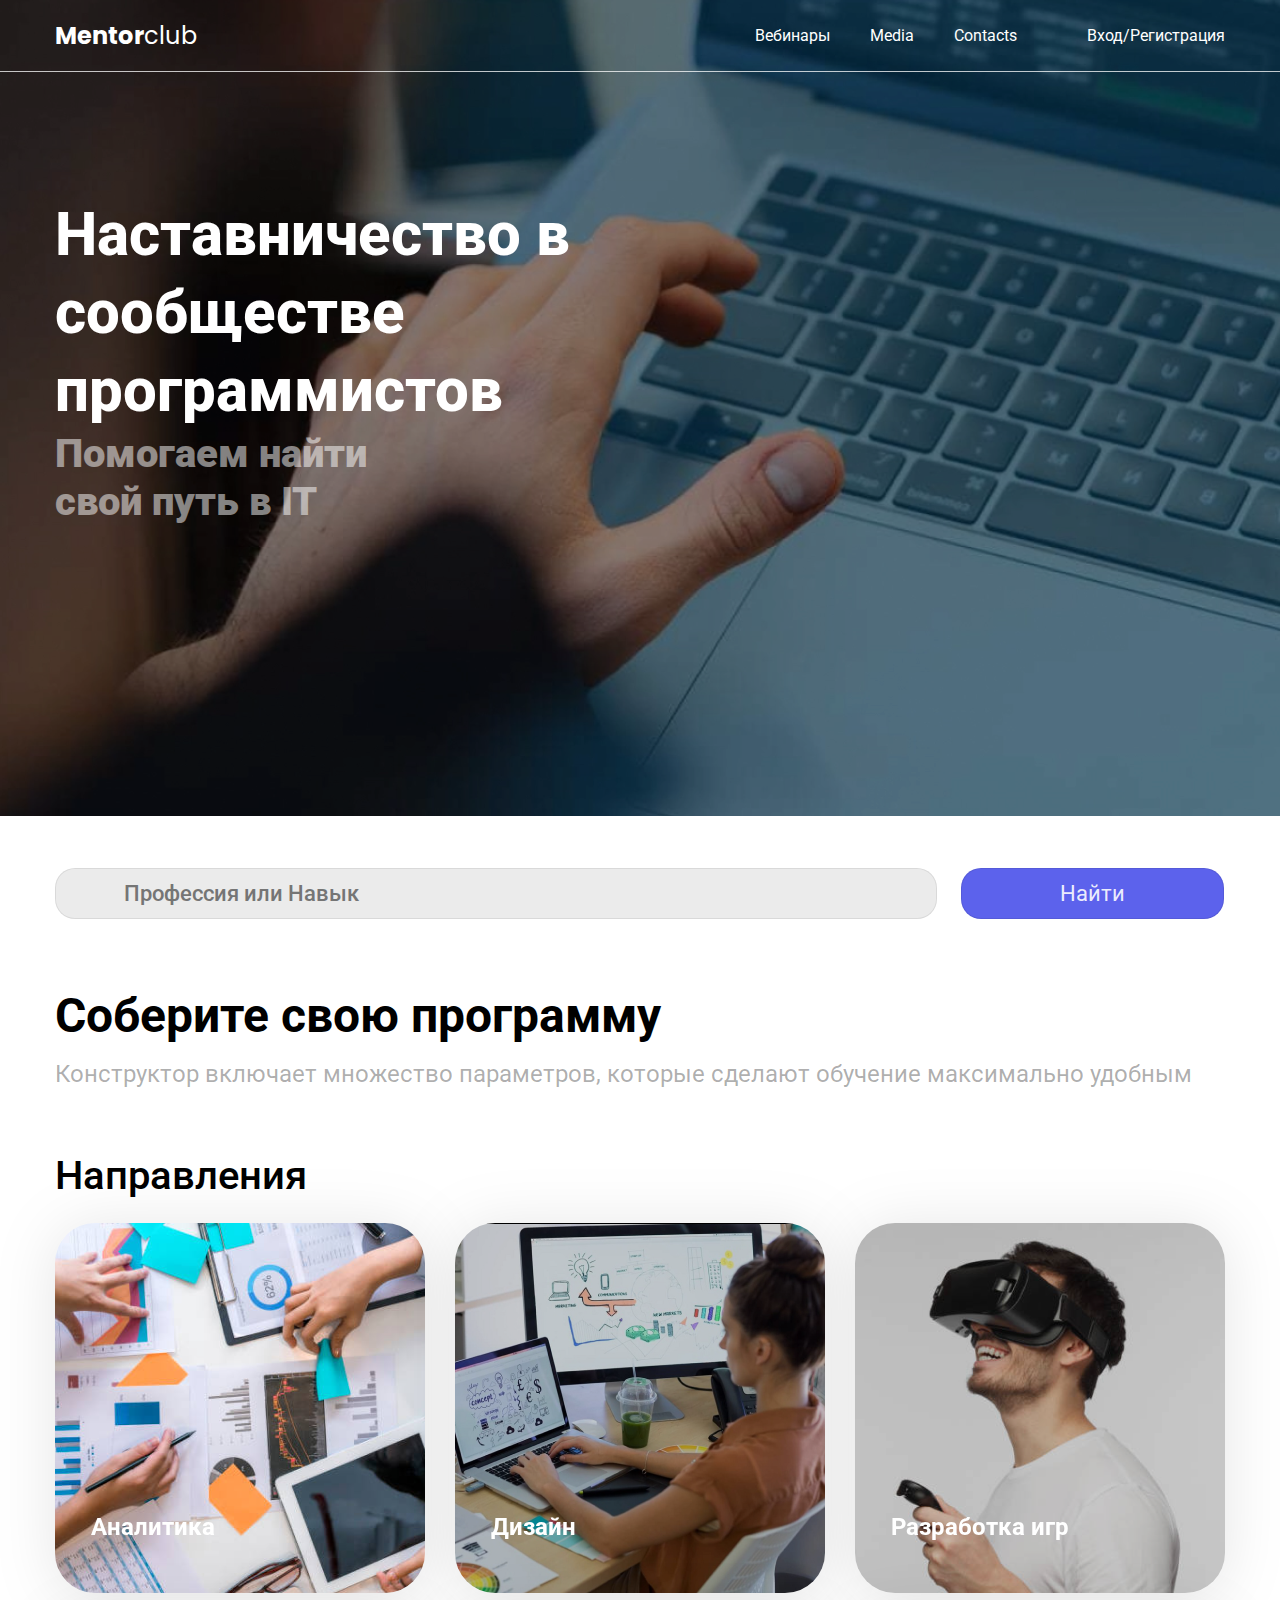
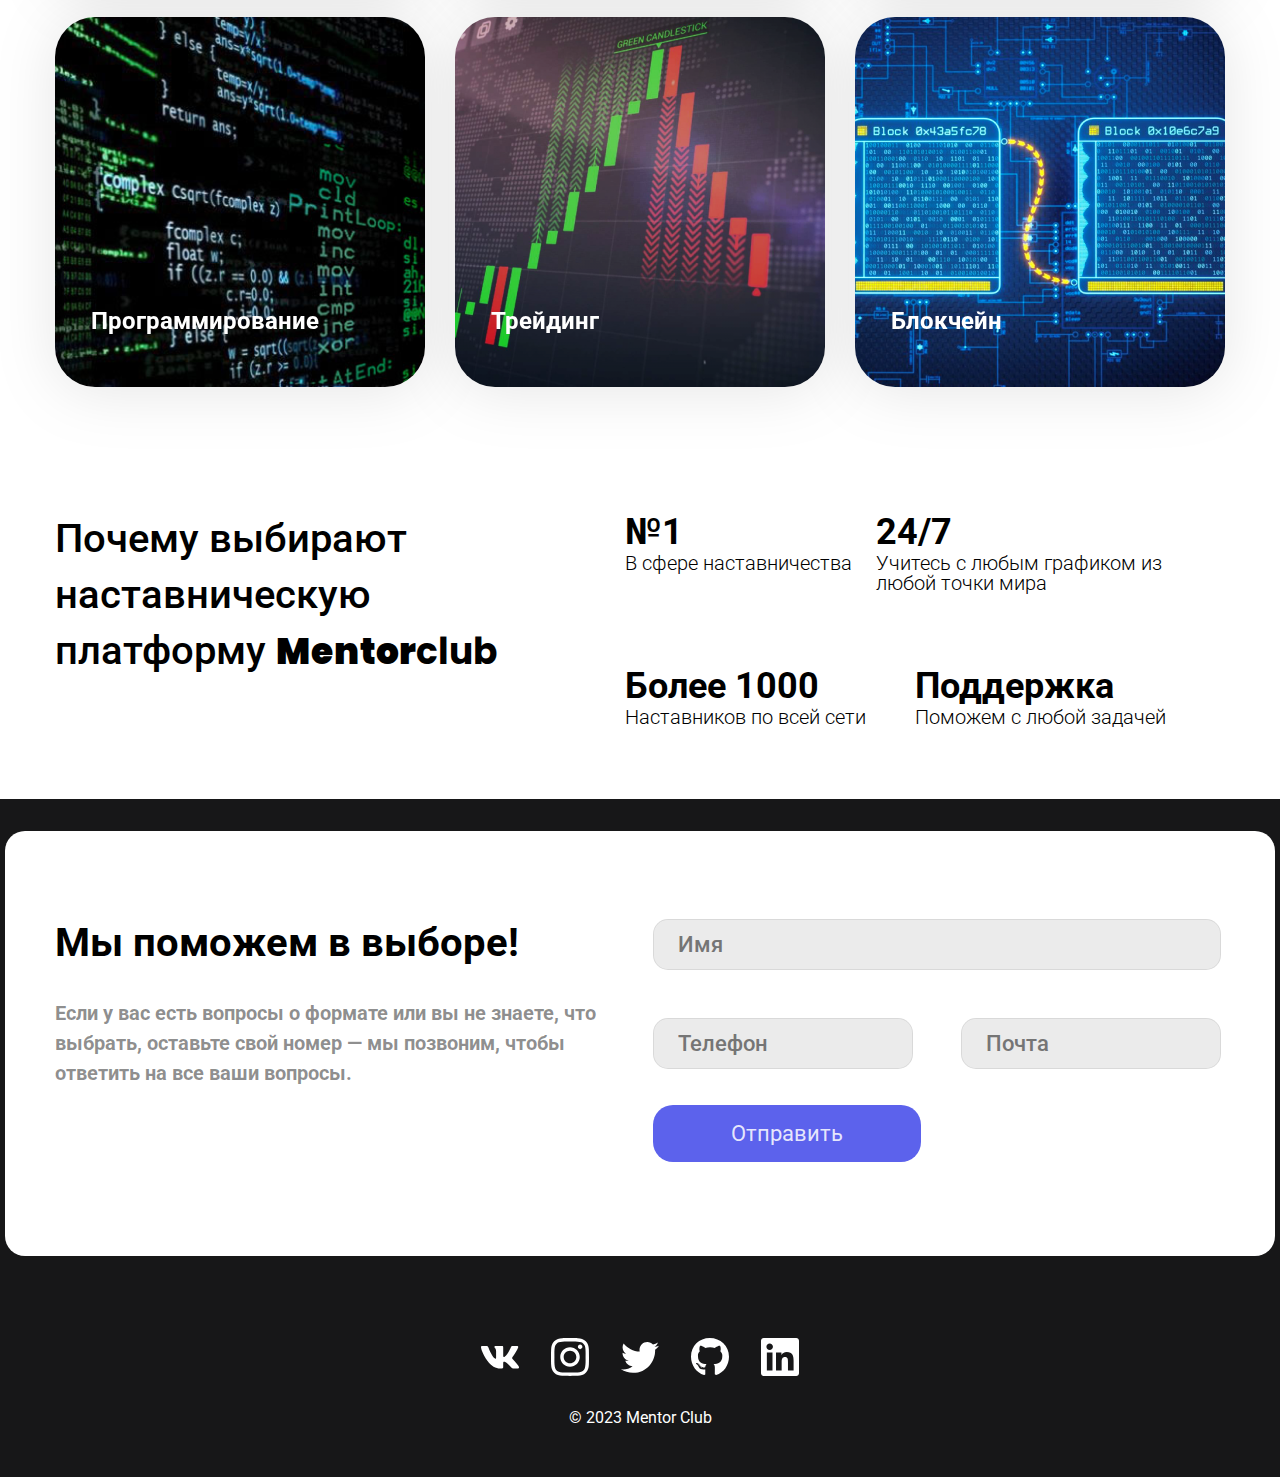
<file: index.html>
<!DOCTYPE html>
<html lang="en">
<head>
    <meta charset="UTF-8">
    <meta http-equiv="X-UA-Compatible" content="IE=edge">
    <meta name="viewport" content="width=device-width, initial-scale=1.0">

    <link rel="preconnect" href="https://fonts.googleapis.com">
    <link rel="preconnect" href="https://fonts.gstatic.com" crossorigin>
    <link href="https://fonts.googleapis.com/css2?family=Roboto:wght@100;300;400;500;700;900&display=swap" rel="stylesheet">
    <link rel="preconnect" href="https://fonts.googleapis.com">
    <link rel="preconnect" href="https://fonts.gstatic.com" crossorigin>
    <link href="https://fonts.googleapis.com/css2?family=Poppins:wght@300;400;500;600;700;800;900&display=swap" rel="stylesheet">

    <link rel="stylesheet" href="./css/styleclear.css">
    <link rel="stylesheet" href="./css/main.css">
    <title>Mentor club</title>
    
</head>
<body>
    <header class="header">
        <div class="navigation">
            <div class="container space-between box-cont">
                <div class="logo"><b>Mentor</b>club</div>
                <nav class="nav">
                    <ul class="flex">
                        <li><a>Вебинары</a></li>
                        <li><a>Media</a></li>
                        <li><a>Contacts</a></li>
                        <li><a>Вход/Регистрация</a></li>
                    </ul>
                </nav>
            </div>
        </div>
        <div class="nav-info">
            <div class="container">
                <h1>Наставничество в сообществе программистов</h1>
                <h2>Помогаем найти свой путь в IT</h2>
            </div>
        </div>
    </header>

    <section>
        <div class="container">
            <div class="form-box flex">
                <div class="input-form"><input type="text" name="login" placeholder="Профессия или Навык" maxlength="30"></div>
                <a class="button-input" href="#">Найти</a>
            </div>
        </div>
    </section>

    <section>
        <div class="container">
            <div class="about-course">
                <p>Соберите свою программу</p>
                <p>Конструктор включает множество параметров, которые сделают обучение максимально удобным</p>
            </div>
            <div class="course">
                <p>Направления</p>
                <div class="block-img-1">
                    <a class="card-1 card-course"><p>Аналитика</p></a>
                    <a class="card-2 card-course"><p>Дизайн</p></a>
                    <a class="card-3 card-course"><p>Разработка игр</p></a>
                </div>
                <div class="block-img-2">
                    <a class="card-4 card-course"><p>Программирование</p></a>
                    <a class="card-5 card-course"><p>Трейдинг</p></a>
                    <a class="card-6 card-course"><p>Блокчейн</p></a>
                </div>
            </div>
        </div>
    </section>

    <section>
        <div class="container info-why">
            <div class="why-info">Почему выбирают наставническую платформу <span><b>Mentor</b>club</span></div>
            <div class="why-parametrs">
                <div class="first-block">
                    <div>
                        <span>№1</span>
                        <p>В сфере наставничества</p>
                    </div>
                    <div>
                        <span>24/7</span>
                        <p>Учитесь с любым графиком из любой точки мира</p>
                    </div>
                </div>
                <div class="second-block">
                    <div>
                        <span>Более 1000</span>
                        <p>Наставников по всей сети</p>
                    </div>
                    <div >
                        <span>Поддержка</span>
                        <p>Поможем с любой задачей</p>
                    </div>

                </div>
            </div>
        </div>
    </section>

    <section class="color-black">
        <div class="block-conty">
            <div class="iii">
                <div class="container cas-form">
                    <div class="info-form">
                        <p>Мы поможем в выборе!</p>
                        <p>
                            Если у вас есть вопросы о формате или вы не 
                            знаете, что выбрать, оставьте свой номер — мы позвоним, 
                            чтобы ответить на все ваши вопросы.
                        </p>
                    </div>
                    <div class="input-form-ci">
                        <input type="text" name="login" placeholder="Имя" maxlength="30" size="60">
                        <div class="flex">
                            <input type="text" name="login" placeholder="Телефон" maxlength="30" size="60">
                            <input type="text" name="login" placeholder="Почта" maxlength="30" size="60">
                        </div>

                        <a>Отправить</a>
                            
                        </div>
                    </div>
                </div>
            </div>
        </div>
    </section>

    <footer>
        <div class="footer-auto">
            <div class="icons">
                <a><img src="./img/imgmain/vk.svg" alt="vk.com"></a>
                <a><img src="./img/imgmain/instagram.svg" alt="vk.com"></a>
                <a><img src="./img/imgmain/twitter.svg" alt="vk.com"></a>
                <a><img src="./img/imgmain/gitHub.svg" alt="vk.com"></a>
                <a><img src="./img/imgmain/linkedIn.svg" alt="vk.com"></a>
            </div>
            <a class="copyright">© 2023 Mentor Club</a>
        </div>
    </footer>
</body>
</html>
</file>
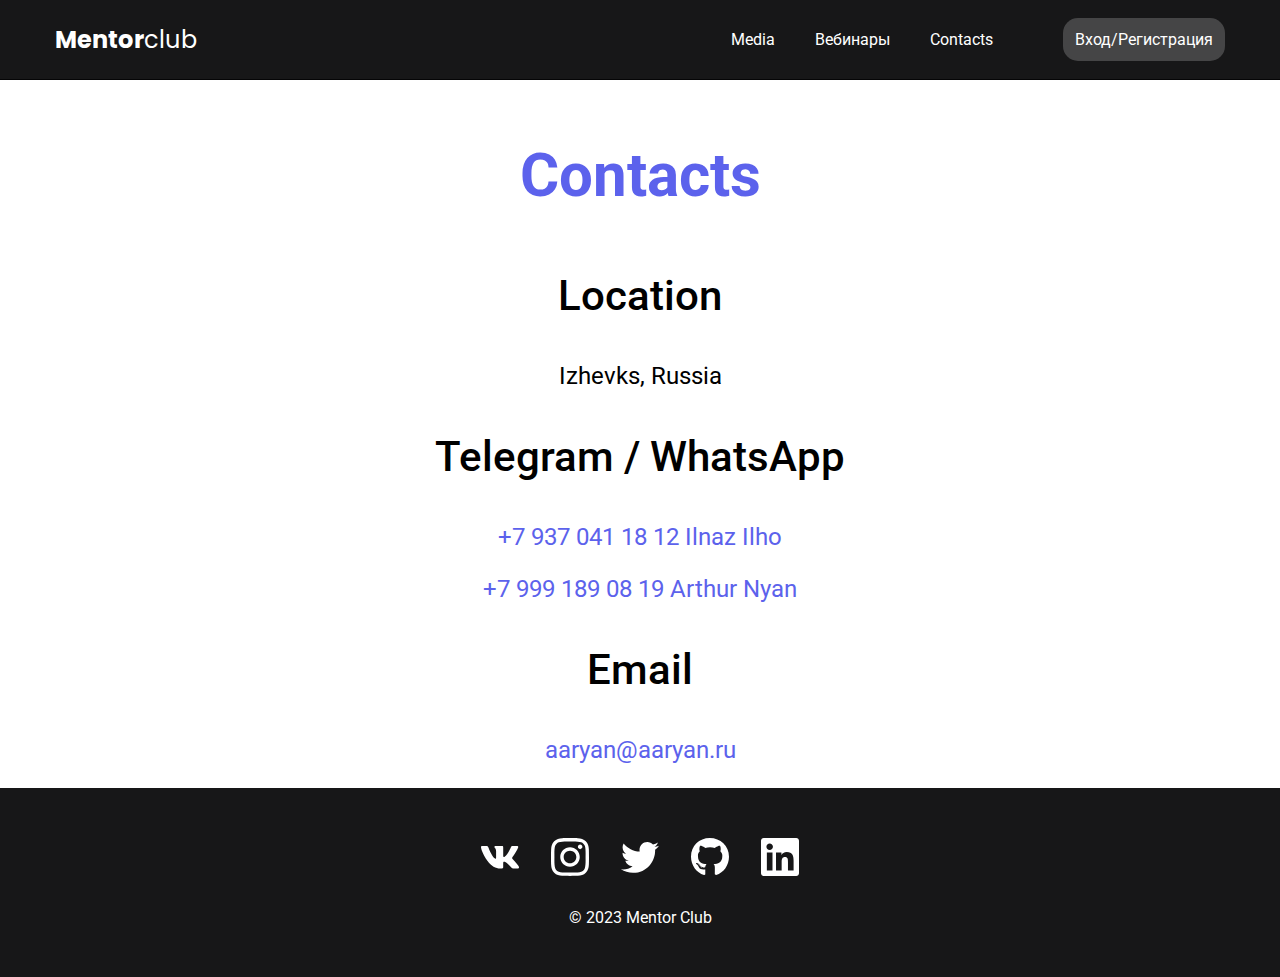
<file: contacts.html>
<!DOCTYPE html>
<html lang="en">
<head>
    <meta charset="UTF-8">
    <meta http-equiv="X-UA-Compatible" content="IE=edge">
    <meta name="viewport" content="width=device-width, initial-scale=1.0">

    <link rel="preconnect" href="https://fonts.googleapis.com">
    <link rel="preconnect" href="https://fonts.gstatic.com" crossorigin>
    <link href="https://fonts.googleapis.com/css2?family=Roboto:wght@100;300;400;500;700;900&display=swap" rel="stylesheet">
    <link rel="preconnect" href="https://fonts.googleapis.com">
    <link rel="preconnect" href="https://fonts.gstatic.com" crossorigin>
    <link href="https://fonts.googleapis.com/css2?family=Poppins:wght@300;400;500;600;700;800;900&display=swap" rel="stylesheet">
    <link rel="shortcut icon" href="./img/imgmain/favicon2.png" type="image/x-icon">
    <link rel="stylesheet" href="./css/styleclear.css">
    <link rel="stylesheet" href="./css/contacts.css">
    <title>Mentor club</title>
</head>
<body>
    <header class="header">
        <div class="navigation">
            <div class="container space-between box-cont">
                <a href="media.html" class="logo"><b>Mentor</b>club</a>
                <nav class="nav">
                    <ul class="flex">
                        <li><a href="media.html">Media</a></li>
                        <li><a href="webinar.html">Вебинары</a></li>
                        <li><a href="contacts.html">Contacts</a></li>
                        <li><button class="button-nav">Вход/Регистрация</button></li>
                    </ul>
                </nav>
            </div>
        </div>
    </header>

    <section>
        <div class="container">
            <p class="black-title-cl-60">Contacts</p>
            <p class="black-title-42">Location</p>
            <p class="light-text-24">Izhevks, Russia</p>
            <p class="black-title-42">Telegram / WhatsApp</p>
            <p class="light-text-24"><a href="tel:+79370411812" class="indigo">+7 937 041 18 12  Ilnaz Ilho</a></p>
            <p class="light-text-24"><a href="tel:+79991890819" class="indigo">+7 999 189 08 19  Arthur Nyan</a></p>
            <p class="black-title-42">Email</p>
            <p class="light-text-24"><a href="mailto:aaryan@aaryan.ru" class="indigo">aaryan@aaryan.ru</a></p>
        </div>
    </section>

    <footer>
        <div class="footer-auto">
            <div class="icons">
                <a><img src="./img/imgmain/vk.svg" alt="vk.com"></a>
                <a><img src="./img/imgmain/instagram.svg" alt="vk.com"></a>
                <a><img src="./img/imgmain/twitter.svg" alt="vk.com"></a>
                <a><img src="./img/imgmain/gitHub.svg" alt="vk.com"></a>
                <a><img src="./img/imgmain/linkedIn.svg" alt="vk.com"></a>
            </div>
            <a class="copyright">© 2023 Mentor Club</a>
        </div>
    </footer>
</body>
</html>
</file>
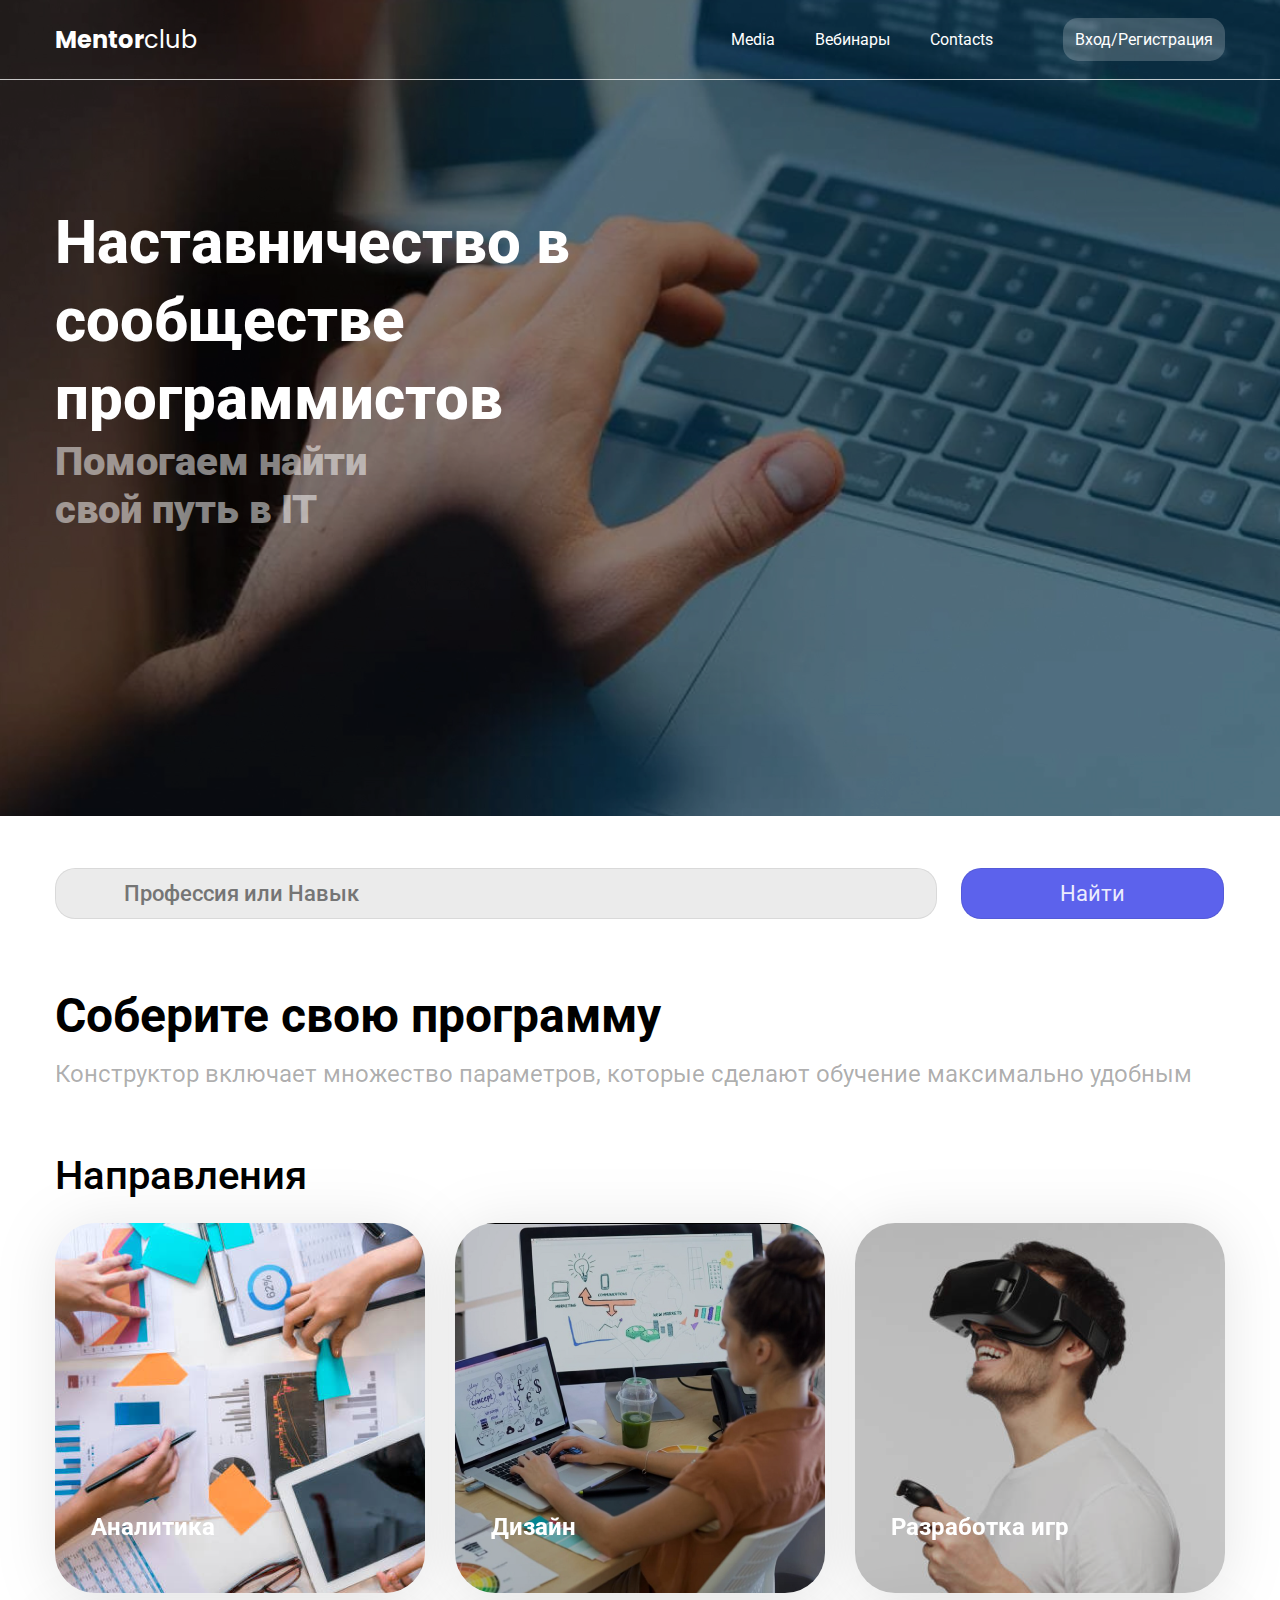
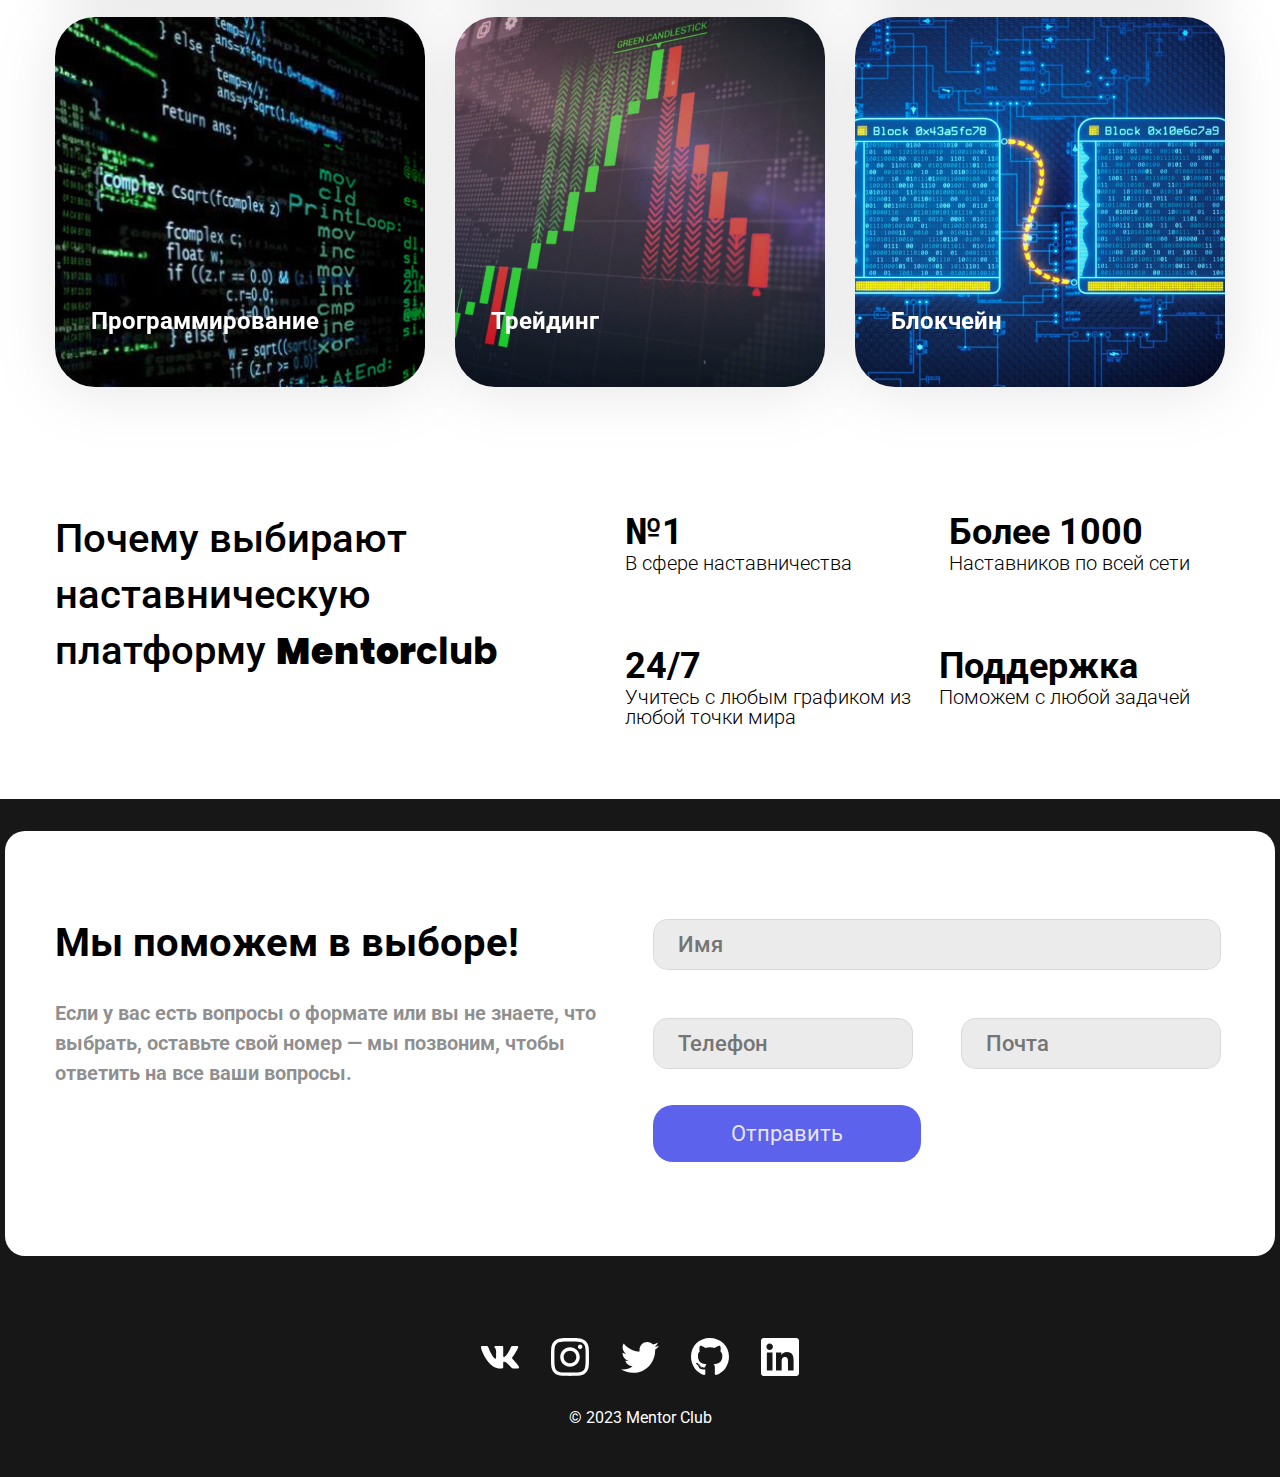
<file: media.html>
<!DOCTYPE html>
<html lang="en">
<head>
    <meta charset="UTF-8">
    <meta http-equiv="X-UA-Compatible" content="IE=edge">
    <meta name="viewport" content="width=device-width, initial-scale=1.0">

    <link rel="preconnect" href="https://fonts.googleapis.com">
    <link rel="preconnect" href="https://fonts.gstatic.com" crossorigin>
    <link href="https://fonts.googleapis.com/css2?family=Roboto:wght@100;300;400;500;700;900&display=swap" rel="stylesheet">
    <link rel="preconnect" href="https://fonts.googleapis.com">
    <link rel="preconnect" href="https://fonts.gstatic.com" crossorigin>
    <link href="https://fonts.googleapis.com/css2?family=Poppins:wght@300;400;500;600;700;800;900&display=swap" rel="stylesheet">
    <link rel="shortcut icon" href="./img/imgmain/favicon2.png" type="image/x-icon">
    <link rel="stylesheet" href="./css/styleclear.css">
    <link rel="stylesheet" href="./css/main.css">
    <title>Mentor club</title>
    
</head>
<body>
    <header class="header">
        <div class="navigation">
            <div class="container space-between box-cont">
                <a class="logo" href="media.html"><b>Mentor</b>club</a>
                <nav class="nav">
                    <ul class="flex">
                        <li><a href="media.html">Media</a></li>
                        <li><a href="webinar.html">Вебинары</a></li>
                        <li><a href="contacts.html">Contacts</a></li>
                        <li><button class="button-nav">Вход/Регистрация</button></li>
                    </ul>
                </nav>
            </div>
        </div>
        <div class="nav-info">
            <div class="container">
                <h1>Наставничество в сообществе программистов</h1>
                <h2>Помогаем найти свой путь в IT</h2>
            </div>
        </div>
    </header>

    <section>
        <div class="container">
            <div class="form-box flex">
                <div class="input-form"><input type="text" name="login" placeholder="Профессия или Навык" maxlength="30"></div>
                <a class="button-input" href="#">Найти</a>
            </div>
        </div>
    </section>

    <section>
        <div class="container">
            <div class="about-course">
                <p>Соберите свою программу</p>
                <p>Конструктор включает множество параметров, которые сделают обучение максимально удобным</p>
            </div>
            <div class="course">
                <p>Направления</p>
                <div class="block-img-1">
                    <a class="card-1 card-course"><p>Аналитика</p></a>
                    <a class="card-2 card-course"><p>Дизайн</p></a>
                    <a class="card-3 card-course"><p>Разработка игр</p></a>
                </div>
                <div class="block-img-2">
                    <a class="card-4 card-course"><p>Программирование</p></a>
                    <a class="card-5 card-course"><p>Трейдинг</p></a>
                    <a class="card-6 card-course"><p>Блокчейн</p></a>
                </div>
            </div>
        </div>
    </section>

    <section>
        <div class="container info-why">
            <div class="why-info">Почему выбирают наставническую платформу <span><b>Mentor</b>club</span></div>
            <div class="why-parametrs">
                <div class="first-block">
                    <div>
                        <span>№1</span>
                        <p>В сфере наставничества</p>
                    </div>
                    <div>
                        <span>Более 1000</span>
                        <p>Наставников по всей сети</p>
                    </div>
                </div>
                <div class="second-block">
                    <div>
                        <span>24/7</span>
                        <p>Учитесь с любым графиком из любой точки мира</p>
                    </div>
                    <div >
                        <span>Поддержка</span>
                        <p>Поможем с любой задачей</p>
                    </div>

                </div>
            </div>
        </div>
    </section>

    <section class="color-black">
        <div class="block-conty">
            <div class="iii">
                <div class="container cas-form">
                    <div class="info-form">
                        <p>Мы поможем в выборе!</p>
                        <p>
                            Если у вас есть вопросы о формате или вы не 
                            знаете, что выбрать, оставьте свой номер — мы позвоним, 
                            чтобы ответить на все ваши вопросы.
                        </p>
                    </div>
                    <div class="input-form-ci">
                        <input type="text" name="login" placeholder="Имя" maxlength="30" size="60">
                        <div class="flex">
                            <input type="text" name="login" placeholder="Телефон" maxlength="30" size="60">
                            <input type="text" name="login" placeholder="Почта" maxlength="30" size="60">
                        </div>

                        <a>Отправить</a>
                            
                        </div>
                    </div>
                </div>
            </div>
        </div>
    </section>

    <footer>
        <div class="footer-auto">
            <div class="icons">
                <a><img src="./img/imgmain/vk.svg" alt="vk.com"></a>
                <a><img src="./img/imgmain/instagram.svg" alt="vk.com"></a>
                <a><img src="./img/imgmain/twitter.svg" alt="vk.com"></a>
                <a><img src="./img/imgmain/gitHub.svg" alt="vk.com"></a>
                <a><img src="./img/imgmain/linkedIn.svg" alt="vk.com"></a>
            </div>
            <a class="copyright">© 2023 Mentor Club</a>
        </div>
    </footer>
</body>
</html>
</file>
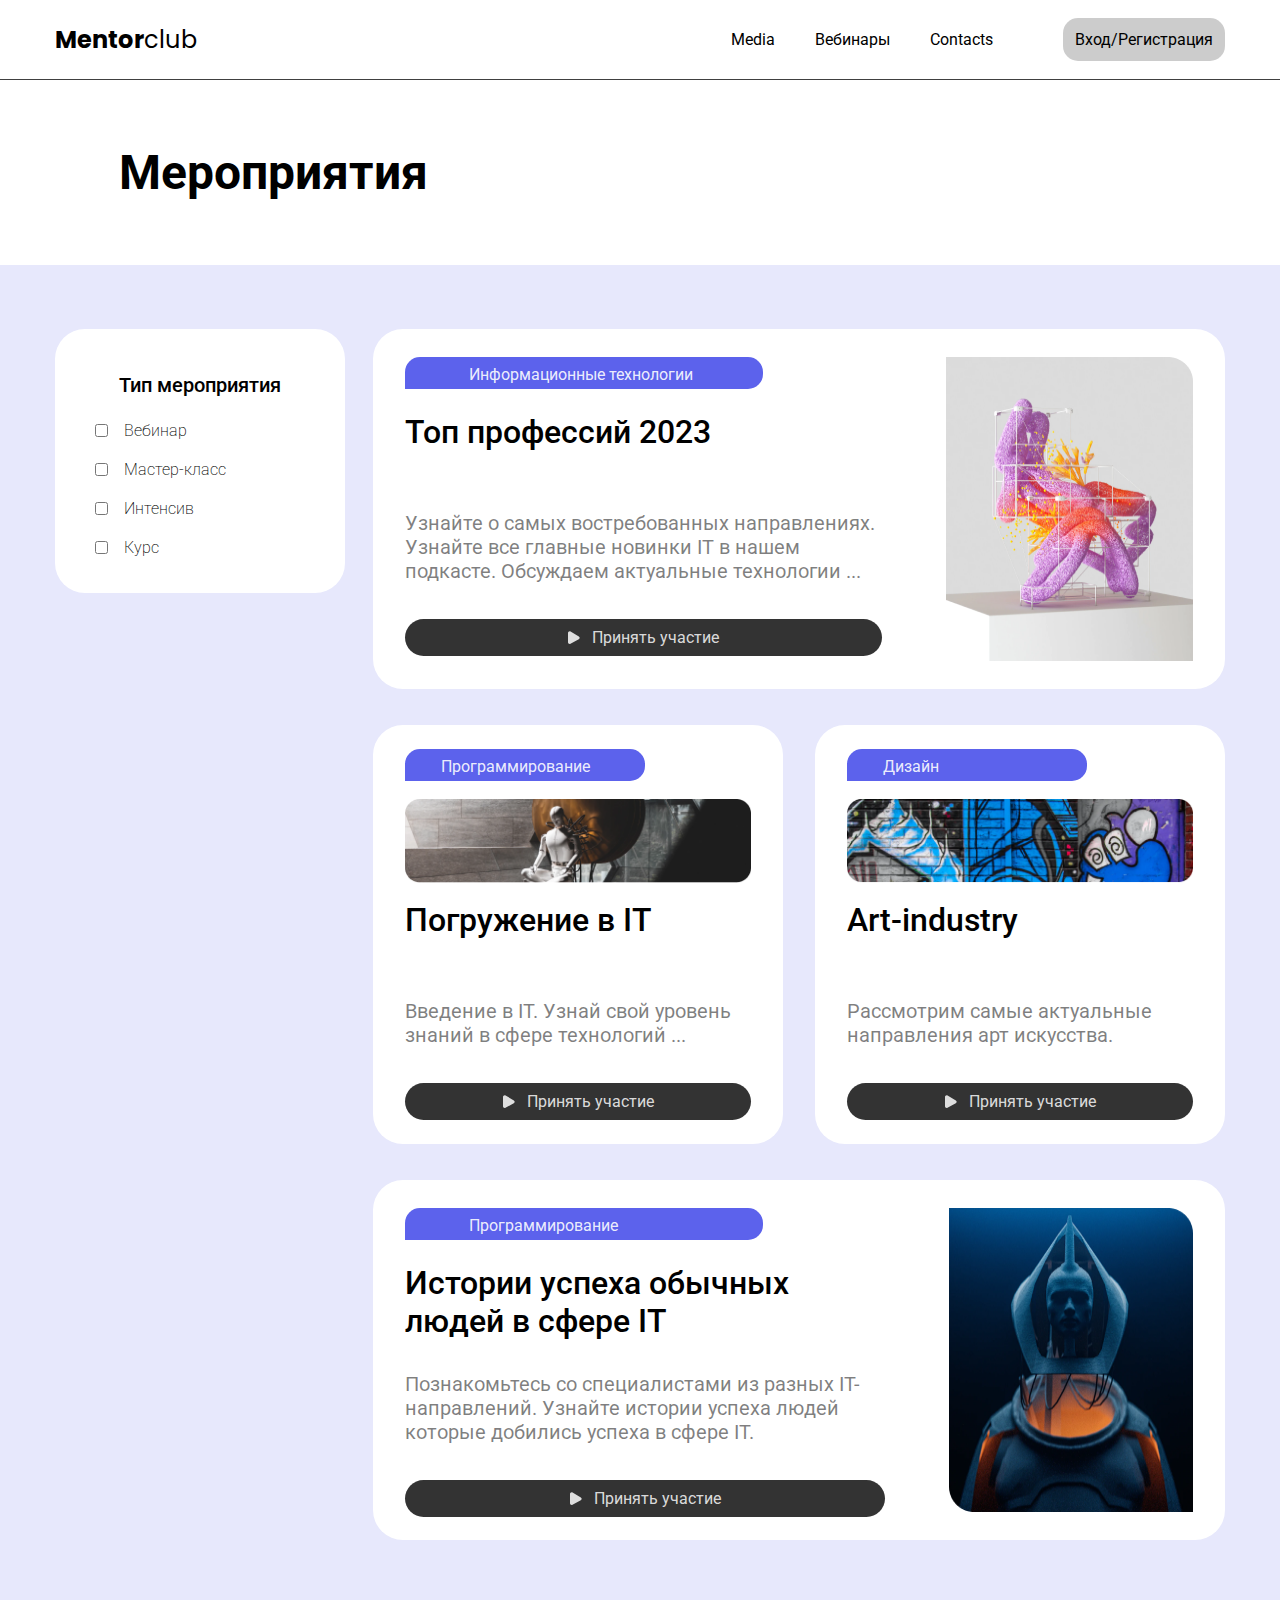
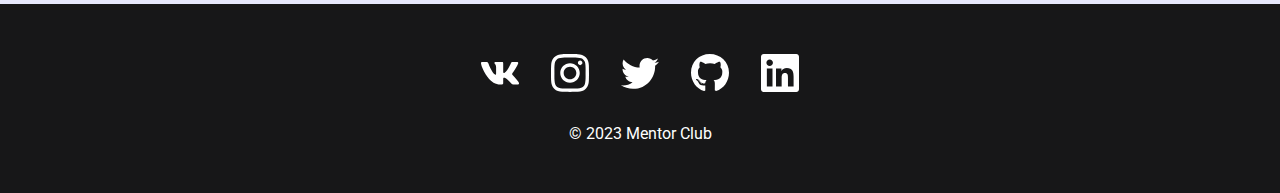
<file: webinar.html>
<!DOCTYPE html>
<html lang="en">
<head>
    <meta charset="UTF-8">
    <meta http-equiv="X-UA-Compatible" content="IE=edge">
    <meta name="viewport" content="width=device-width, initial-scale=1.0">

    <link rel="preconnect" href="https://fonts.googleapis.com">
    <link rel="preconnect" href="https://fonts.gstatic.com" crossorigin>
    <link href="https://fonts.googleapis.com/css2?family=Roboto:wght@100;300;400;500;700;900&display=swap" rel="stylesheet">
    <link rel="preconnect" href="https://fonts.googleapis.com">
    <link rel="preconnect" href="https://fonts.gstatic.com" crossorigin>
    <link href="https://fonts.googleapis.com/css2?family=Poppins:wght@300;400;500;600;700;800;900&display=swap" rel="stylesheet">
    <link rel="shortcut icon" href="./img/imgmain/favicon2.png" type="image/x-icon">
    <link rel="stylesheet" href="./css/styleclear.css">
    <link rel="stylesheet" href="./css/web.css">
    <title>Mentor club</title>
    
</head>
<body>
    <header class="header">
        <div class="navigation">
            <div class="container space-between box-cont">
                <a href="media.html" class="logo"><b>Mentor</b>club</a>
                <nav class="nav">
                    <ul class="flex">
                        <li><a href="media.html">Media</a></li>
                        <li><a href="webinar.html">Вебинары</a></li>
                        <li><a href="contacts.html">Contacts</a></li>
                        <li><button class="button-nav">Вход/Регистрация</button></li>
                    </ul>
                </nav>
            </div>
        </div>
    </header>

    <section>
        <div class="white-bg">
            <div class="container">
                <p class="black-title">Мероприятия</p>
            </div>
        </div>
        <div class="sienna">
            <div class="container">
                <!-- блок с чекбоксом -->
                <div class="block-typeof">
                    <span><p>Тип мероприятия</p></span>
                    <form>
                        <ul>
                            <li><input type="checkbox" name="checkbox" /><p>Вебинар</p></li>
                            <li><input type="checkbox" name="checkbox" /><p>Мастер-класс</p></li>
                            <li><input type="checkbox" name="checkbox" /><p>Интенсив</p></li>
                            <li><input type="checkbox" name="checkbox" /><p>Курс</p></li>
                        </ul>
                    </form>
                </div>
                
                <div class="block">
                    <aside class="block-veb">
                        <div class="veb-info">
                            <div class="type-of-veb1">
                                <span>Информационные технологии</span>
                            </div>
                            <p class="veb-title">Топ профессий 2023 </p>
                            <div class="veb-info-text">Узнайте о самых востребованных направлениях. Узнайте все главные новинки IT в нашем подкасте. Обсуждаем актуальные технологии ...</div>
                            <button class="butt-g">
                                <a href="#"><img src="./img/imgveb/arrow.svg"  alt=""><p>Принять участие</p></a>
                            </button>
                        </div>
                        
                        <img class="img-1" src="./img/imgveb/sect1.png" alt="">
                    </aside>
                    
                    <div class="flex space-between m-36">
                        <aside class="it-dive">
                            <div class="type-of-veb"><span>Программирование</span></div>
                            <img class="img-2" src="./img/imgveb/sect2.png" alt="">
                            <div class="veb-title">Погружение в IT</div>
                            
                            <div class="veb-info-text">Введение в IT. Узнай свой уровень знаний в сфере технологий ...</div>
                            <button class="butt-g">
                                <a href="#"><img src="./img/imgveb/arrow.svg"  alt=""><p>Принять участие</p></a>
                            </button>
                        </aside>

                        <aside class="it-dive">
                            <div class="type-of-veb"><span>Дизайн</span></div>
                            <img class="img-2" src="./img/imgveb/sect3.png" alt="">
                            <div class="veb-title">Art-industry</div>

                            <div class="veb-info-text">Рассмотрим самые актуальные направления арт искусства. </div>
                            <button class="butt-g">
                                <a href="#"><img src="./img/imgveb/arrow.svg"  alt=""><p>Принять участие</p></a>
                            </button>
                        </aside>
                    </div>

                    <aside class="block-veb m-36">
                        <div class="veb-info">
                            <div class="type-of-veb1">
                                <span>Программирование</span>
                            </div>
                            <p class="veb-title">Истории успеха обычных людей в сфере IT</p>
                            <div class="veb-info-text-sm">Познакомьтесь со специалистами из разных IT-направлений. Узнайте истории успеха людей которые добились успеха в сфере IT.</div>
                            <button class="butt-g">
                                <a href="#"><img src="./img/imgveb/arrow.svg"  alt=""><p>Принять участие</p></a>
                            </button>
                        </div>
                        
                        <img class="img-1" src="./img/imgveb/sect4.png" alt="">
                    </aside>
                    
                </div>
            </div>
        </div>
    </section>

    <footer>
        <div class="footer-auto">
            <div class="icons">
                <a><img src="./img/imgmain/vk.svg" alt="vk.com"></a>
                <a><img src="./img/imgmain/instagram.svg" alt="vk.com"></a>
                <a><img src="./img/imgmain/twitter.svg" alt="vk.com"></a>
                <a><img src="./img/imgmain/gitHub.svg" alt="vk.com"></a>
                <a><img src="./img/imgmain/linkedIn.svg" alt="vk.com"></a>
            </div>
            <a class="copyright">© 2023 Mentor Club</a>
        </div>
    </footer>
</body>
</html>
</file>
<file: css/styleclear.css>
*{
    margin: 0;
}
*,
*::before,
*::after {
	box-sizing: border-box;
}

/* Links */

a, a:link, a:visited  {
    /* color: inherit; */
    text-decoration: none;
    /* display: inline-block; */
}

a:hover  {
    /* color: inherit; */
    text-decoration: none;
}

/* Common */

aside, nav, footer, header, section, main {
	display: block;
}

h1, h2, h3, h4, h5, h6, p {
    font-size: inherit;
	font-weight: inherit;
}

ul, ul li {
	list-style: none;
}

img {
	vertical-align: top;
}

img, svg {
	max-width: 100%;
	height: auto;
}

address {
  font-style: normal;
}

/* Form */

input, textarea, button, select {
	font-family: inherit;
    font-size: inherit;
    color: inherit;
    background-color: transparent;
}

input::-ms-clear {
	display: none;
}

button, input[type="submit"] {
    display: inline-block;
    box-shadow: none;
    background-color: transparent;
    background: none;
    cursor: pointer;
}

input:focus, input:active,
button:focus, button:active {
    outline: none;
}

button::-moz-focus-inner {
	padding: 0;
	border: 0;
}

label {
	cursor: pointer;
}

legend {
	display: block;
}
</file>
<file: css/main.css>
body {
  font-family: "Roboto", sans-serif;
}

.header {
  height: 816px;
  background-image: url("../img/imgmain/bg-header-2.png");
  background-repeat: no-repeat;
  background-position: center;
  color: white;
}
.header ul {
  align-items: center;
}
.header ul li + li {
  padding-left: 40px;
}
.header ul li + li + li + li {
  padding-left: 70px;
}
.header ul .button-nav {
  padding: 12px 12px;
  border: 0;
  border-radius: 15px;
  background-color: rgba(255, 255, 255, 0.2);
  transition: background-color 0.2s;
}
.header ul .button-nav:hover {
  background-color: rgba(255, 255, 255, 0.3);
}
.header ul li a {
  font-size: 16px;
  cursor: pointer;
  color: white;
  position: relative;
  transition-timing-function: cubic-bezier(0.25, 0.8, 0.25, 1);
  transition-duration: 400ms;
  transition-property: color;
}
.header ul li a:after {
  content: "";
  pointer-events: none;
  bottom: -2px;
  left: 50%;
  position: absolute;
  width: 0%;
  height: 2px;
  background-color: #fff;
  transition-timing-function: cubic-bezier(0.25, 0.8, 0.25, 1);
  transition-duration: 400ms;
  transition-property: width, left;
}
.header ul li a:focus,
.header ul li a:hover {
  color: #fff;
}
.header ul li a:focus:after,
.header ul li a:hover:after {
  width: 100%;
  left: 0%;
}

.navigation {
  border-bottom: 1px solid rgba(255, 255, 255, 0.75);
}

.logo {
  font-size: 24px;
  font-family: "Poppins", sans-serif;
  color: white;
}

.box-cont {
  display: flex;
  align-items: center;
  padding: 18px 0px;
}

.container {
  max-width: 1170px;
  margin-left: auto;
  margin-right: auto;
}
.container h1 {
  padding-top: 124px;
  max-width: 600px;
  font-weight: 800;
  font-size: 60px;
  line-height: 130%;
}
.container h2 {
  max-width: 350px;
  font-weight: 900;
  font-size: 40px;
  line-height: 120%;
  color: rgba(255, 255, 255, 0.5);
}
.container .form-box {
  align-items: center;
  margin-top: 52px;
}
.container .form-box input[type=text] {
  width: 100%;
  padding: 12px 68px;
  border-radius: 20px;
  border: 1px solid rgba(0, 0, 0, 0.08);
  background-color: rgba(0, 0, 0, 0.08);
  font-style: normal;
  font-weight: 500;
  font-size: 22px;
  color: rgba(0, 0, 0, 0.35);
}
.container .form-box .input-form {
  width: 882px;
}
.container .form-box .button-input {
  margin-left: 24px;
  padding: 12px 98px;
  color: rgba(255, 255, 255, 0.9);
  font-style: normal;
  font-weight: 400;
  font-size: 22px;
  background-color: rgb(92, 98, 236);
  border-radius: 20px;
  border: 1px solid rgba(0, 0, 0, 0.08);
  transition: background-color 0.2s;
  -webkit-transition: all 0.5s;
}
.container .form-box .button-input:hover {
  background-color: rgba(92, 98, 236, 0.9);
  box-shadow: 0 0 10px rgba(92, 98, 236, 0.5);
  transition: box-shadow 0.2s;
}

.space-between {
  justify-content: space-between;
}

.flex {
  display: flex;
}

.about-course {
  margin-top: 68px;
}
.about-course p {
  margin: 0px;
  font-weight: 700;
  font-size: 48px;
}
.about-course p + p {
  margin-top: 16px;
  font-weight: 400;
  font-size: 24px;
  color: rgba(0, 0, 0, 0.33);
}

.course {
  margin-top: 64px;
}
.course p {
  font-weight: 500;
  font-size: 40px;
  color: #000000;
}

.block-img-1, .block-img-2 {
  display: flex;
  align-items: center;
  justify-content: space-between;
  margin-top: 24px;
}
.block-img-1 .card-course, .block-img-2 .card-course {
  width: 370px;
  height: 370px;
  border-radius: 40px;
  filter: drop-shadow(0px 4px 30px rgba(0, 0, 0, 0.1));
  cursor: pointer;
}
.block-img-1 p, .block-img-2 p {
  font-weight: 700;
  font-size: 24px;
  padding-top: 290px;
  padding-left: 36px;
  color: #ffffff;
}
.block-img-1 .card-1, .block-img-2 .card-1 {
  background-image: url("../img/imgmain/analys.png");
}
.block-img-1 .card-2, .block-img-2 .card-2 {
  background-image: url("../img/imgmain/designer.png");
}
.block-img-1 .card-3, .block-img-2 .card-3 {
  background-image: url("../img/imgmain/vr-game.png");
}
.block-img-1 .card-4, .block-img-2 .card-4 {
  background-image: url("../img/imgmain/compilation.png");
}
.block-img-1 .card-5, .block-img-2 .card-5 {
  background-image: url("../img/imgmain/trading.png");
}
.block-img-1 .card-6, .block-img-2 .card-6 {
  background-image: url("../img/imgmain/block-chain.png");
}

.why-info {
  max-width: 470px;
  font-weight: 500;
  font-size: 40px;
  line-height: 140%;
}
.why-info span {
  font-family: "Poppins";
  font-weight: 400;
}

.info-why {
  margin-top: 124px;
  display: flex;
}
.info-why span {
  font-weight: 700;
  font-size: 36px;
}
.info-why p {
  font-weight: 300;
  font-size: 20px;
  line-height: 100%;
}

.why-parametrs {
  display: block;
  margin-left: 100px;
}

.first-block, .second-block {
  display: flex;
  justify-content: space-between;
  margin-bottom: 72px;
}
.first-block div + div, .second-block div + div {
  margin-left: 24px;
}
.first-block div, .second-block div {
  max-width: 290px;
}

.color-black {
  background: #171718;
}
.color-black .block-conty {
  padding: 32px 0px;
}
.color-black .block-conty .iii {
  width: 1270px;
  height: 425px;
  background: #FFFFFF;
  border-radius: 20px;
  margin-right: auto;
  margin-left: auto;
}
.color-black .block-conty .iii .cas-form {
  padding: 88px 0px;
  display: flex;
}
.color-black .block-conty .iii .cas-form .info-form {
  max-width: 550px;
}
.color-black .block-conty .iii .cas-form .info-form p {
  font-family: "Roboto";
  font-weight: 700;
  font-size: 40px;
  margin: 0px;
}
.color-black .block-conty .iii .cas-form .info-form p + p {
  margin-top: 32px;
  font-weight: 700;
  font-size: 20px;
  line-height: 150%;
  color: rgba(0, 0, 0, 0.45);
}
.color-black .block-conty .iii .cas-form .input-form-ci {
  width: 568px;
  margin-left: 48px;
}
.color-black .block-conty .iii .cas-form .input-form-ci input[type=text] {
  width: 100%;
  padding: 12px 24px;
  border-radius: 15px;
  border: 1px solid rgba(0, 0, 0, 0.08);
  background-color: rgba(0, 0, 0, 0.08);
  font-style: normal;
  font-weight: 500;
  font-size: 22px;
  color: rgba(0, 0, 0, 0.35);
}
.color-black .block-conty .iii .cas-form .input-form-ci .flex {
  margin-top: 48px;
}
.color-black .block-conty .iii .cas-form .input-form-ci .flex input[type=text] + input[type=text] {
  margin-left: 48px;
}
.color-black .block-conty .iii .cas-form .input-form-ci .flex input[type=text] {
  margin-bottom: 52px;
}
.color-black .block-conty .iii .cas-form .input-form-ci a {
  padding: 16px 78px;
  color: rgba(255, 255, 255, 0.85);
  font-weight: 400;
  font-size: 22px;
  background-color: rgb(92, 98, 236);
  border-radius: 20px;
  cursor: pointer;
  transition: background-color 0.2s;
  -webkit-transition: all 0.5s;
}
.color-black .block-conty .iii .cas-form .input-form-ci a:hover {
  background-color: rgba(92, 98, 236, 0.9);
  box-shadow: 0 0 10px rgba(92, 98, 236, 0.5);
  transition: box-shadow 0.2s;
}

footer {
  background: #171718;
  color: white;
}
footer .footer-auto {
  padding: 50px;
  font-weight: 400;
  font-size: 16px;
  text-align: center;
  max-width: 418px;
  margin-left: auto;
  margin-right: auto;
}
footer .footer-auto .icons {
  display: flex;
  align-items: center;
  margin-bottom: 32px;
}
footer .footer-auto a + a {
  margin-left: 32px;
}/*# sourceMappingURL=main.css.map */
</file>
<file: css/contacts.css>
body {
  font-family: "Roboto", sans-serif;
}

.header {
  color: white;
  background-color: #171718;
}
.header ul {
  align-items: center;
}
.header ul li + li {
  padding-left: 40px;
}
.header ul li + li + li + li {
  padding-left: 70px;
}
.header ul .button-nav {
  padding: 12px 12px;
  border: 0;
  border-radius: 15px;
  background-color: rgba(255, 255, 255, 0.2);
  transition: background-color 0.2s;
}
.header ul .button-nav:hover {
  background-color: rgba(255, 255, 255, 0.3);
}
.header ul li a {
  font-size: 16px;
  cursor: pointer;
  color: white;
  position: relative;
  transition-timing-function: cubic-bezier(0.25, 0.8, 0.25, 1);
  transition-duration: 400ms;
  transition-property: color;
}
.header ul li a:after {
  content: "";
  pointer-events: none;
  bottom: -2px;
  left: 50%;
  position: absolute;
  width: 0%;
  height: 2px;
  background-color: #fff;
  transition-timing-function: cubic-bezier(0.25, 0.8, 0.25, 1);
  transition-duration: 400ms;
  transition-property: width, left;
}
.header ul li a:focus,
.header ul li a:hover {
  color: #fff;
}
.header ul li a:focus:after,
.header ul li a:hover:after {
  width: 100%;
  left: 0%;
}

.navigation {
  border-bottom: 1px solid rgba(0, 0, 0, 0.75);
}

.logo {
  font-size: 24px;
  font-family: "Poppins", sans-serif;
  color: white;
}

.box-cont {
  display: flex;
  align-items: center;
  padding: 18px 0px;
}

.container {
  max-width: 1170px;
  margin-left: auto;
  margin-right: auto;
  text-align: center;
}
.container a {
  position: relative;
  transition-timing-function: cubic-bezier(0.25, 0.8, 0.25, 1);
  transition-duration: 400ms;
  transition-property: color;
}
.container a:after {
  content: "";
  pointer-events: none;
  bottom: -4px;
  left: 50%;
  position: absolute;
  width: 0%;
  height: 2px;
  background-color: #5C62EC;
  transition-timing-function: cubic-bezier(0.25, 0.8, 0.25, 1);
  transition-duration: 600ms;
  transition-property: width, left;
}
.container a:focus,
.container a:hover {
  color: #5C62EC;
}
.container a:focus:after,
.container a:hover:after {
  width: 100%;
  left: 0%;
}

.space-between {
  justify-content: space-between;
}

.flex {
  display: flex;
}

.block {
  display: block;
}

footer {
  background: #171718;
  color: white;
}
footer .footer-auto {
  padding: 50px;
  font-weight: 400;
  font-size: 16px;
  text-align: center;
  max-width: 418px;
  margin-left: auto;
  margin-right: auto;
}
footer .footer-auto .icons {
  display: flex;
  align-items: center;
  margin-bottom: 32px;
}
footer .footer-auto a + a {
  margin-left: 32px;
}

.black-title-cl-60 {
  font-family: "Roboto";
  font-style: normal;
  font-weight: 700;
  font-size: 60px;
  margin: 60px;
  color: #5C62EC;
}

.black-title-42 {
  font-family: "Roboto";
  font-style: normal;
  font-weight: 500;
  font-size: 42px;
  color: black;
  margin: 42px;
}

.light-text-24 {
  color: black;
  font-weight: 700;
  font-weight: 400;
  font-size: 24px;
  margin: 24px;
}

.indigo {
  color: #5C62EC;
}

.cl-black {
  color: black;
}/*# sourceMappingURL=contacts.css.map */
</file>
<file: css/web.css>
body {
  font-family: "Roboto", sans-serif;
}

.header {
  color: black;
}
.header ul {
  align-items: center;
}
.header ul li + li {
  padding-left: 40px;
}
.header ul li + li + li + li {
  padding-left: 70px;
}
.header ul .button-nav {
  padding: 12px 12px;
  border: 0;
  border-radius: 15px;
  background-color: rgba(0, 0, 0, 0.2);
  transition: background-color 0.5s;
}
.header ul .button-nav:hover {
  background-color: rgba(0, 0, 0, 0.3);
}
.header ul li a {
  font-size: 16px;
  cursor: pointer;
  color: black;
  position: relative;
  transition-timing-function: cubic-bezier(0.25, 0.8, 0.25, 1);
  transition-duration: 400ms;
  transition-property: color;
}
.header ul li a:after {
  content: "";
  pointer-events: none;
  bottom: -2px;
  left: 50%;
  position: absolute;
  width: 0%;
  height: 2px;
  background-color: black;
  transition-timing-function: cubic-bezier(0.25, 0.8, 0.25, 1);
  transition-duration: 400ms;
  transition-property: width, left;
}
.header ul li a:focus,
.header ul li a:hover {
  color: #000000;
}
.header ul li a:focus:after,
.header ul li a:hover:after {
  width: 100%;
  left: 0%;
}

.navigation {
  border-bottom: 1px solid rgba(0, 0, 0, 0.75);
}

.logo {
  font-size: 24px;
  font-family: "Poppins", sans-serif;
  color: black;
}

.box-cont {
  display: flex;
  align-items: center;
  padding: 18px 0px;
}

.container {
  max-width: 1170px;
  margin-left: auto;
  margin-right: auto;
}

.space-between {
  justify-content: space-between;
}

.flex {
  display: flex;
}

.block {
  display: block;
}

footer {
  background: #171718;
  color: white;
}
footer .footer-auto {
  padding: 50px;
  font-weight: 400;
  font-size: 16px;
  text-align: center;
  max-width: 418px;
  margin-left: auto;
  margin-right: auto;
}
footer .footer-auto .icons {
  display: flex;
  align-items: center;
  margin-bottom: 32px;
}
footer .footer-auto a + a {
  margin-left: 32px;
}

.black-title {
  font-family: "Roboto";
  font-style: normal;
  font-weight: 700;
  font-size: 48px;
  margin: 0;
}

.container .black-title {
  padding: 64px;
}

.sienna {
  background: rgba(92, 98, 236, 0.15);
  padding: 64px 0;
}
.sienna .container {
  display: flex;
  justify-content: space-between;
}
.sienna .container .block-typeof {
  max-width: 290px;
  max-height: 290px;
  width: 100%;
  height: 100%;
  background-color: rgb(255, 255, 255);
  border-radius: 30px;
}
.sienna .container .block-typeof span p {
  text-align: center;
  font-weight: 500;
  font-size: 20px;
  padding: 44px 0 24px 0;
  margin: 0;
}
.sienna .container .block-typeof ul {
  margin-bottom: 36px;
}
.sienna .container .block-typeof ul li {
  font-weight: 200;
  font-size: 16px;
  display: flex;
}
.sienna .container .block-typeof ul li p {
  padding-left: 16px;
  margin: 0;
}
.sienna .container .block-typeof ul li + li {
  padding-top: 20px;
}
.sienna .container .block-veb {
  display: flex;
  max-width: 852px;
  max-height: 360px;
  width: 100%;
  background-color: rgb(255, 255, 255);
  border-radius: 30px;
}
.sienna .container .block-veb .img-1 {
  padding: 28px 32px;
}
.sienna .container .block-veb .veb-info {
  padding: 28px 32px;
}
.sienna .container .block-veb .veb-info .type-of-veb1 {
  display: flex;
  max-width: 358px;
  max-height: 32px;
  background-color: #5C62EC;
  border-radius: 15px 15px 15px 0px;
}
.sienna .container .block-veb .veb-info .type-of-veb1 span {
  font-weight: 400;
  font-size: 16px;
  color: rgba(255, 255, 255, 0.9);
  margin: 8px 64px;
}
.sienna .container .flex .it-dive {
  padding: 24px 32px;
  display: block;
  max-width: 410px;
  max-height: 420px;
  width: 100%;
  background-color: rgb(255, 255, 255);
  border-radius: 30px;
}
.sienna .container .flex .it-dive .type-of-veb {
  display: flex;
  max-width: 240px;
  max-height: 32px;
  background-color: #5C62EC;
  border-radius: 15px 15px 15px 0px;
}
.sienna .container .flex .it-dive .type-of-veb span {
  font-weight: 400;
  font-size: 16px;
  color: rgba(255, 255, 255, 0.9);
  margin: 8px 36px;
}
.sienna .container .flex .it-dive .img-2 {
  margin-top: 18px;
}
.sienna .container .flex .it-dive .veb-title {
  margin-top: 18px;
}

.veb-title {
  font-weight: 500;
  font-size: 32px;
  margin: 0;
  margin-top: 24px;
}

.veb-info-text {
  margin-top: 60px;
  font-weight: 400;
  font-size: 20px;
  color: rgba(0, 0, 0, 0.5);
}

.veb-info-text-sm {
  margin-top: 32px;
  font-weight: 400;
  font-size: 20px;
  color: rgba(0, 0, 0, 0.5);
}

.butt-g {
  margin-top: 36px;
  max-width: 508px;
  max-height: 38px;
  width: 100%;
  border: 0;
  background-color: rgba(0, 0, 0, 0.8);
  border-radius: 20px;
  transition: background-color 0.2s;
}
.butt-g a {
  display: flex;
  align-items: center;
  justify-content: center;
  padding: 8px 0;
}
.butt-g a img {
  padding: 0;
}
.butt-g a p {
  display: flex;
  color: rgba(255, 255, 255, 0.84);
  margin: 0;
  margin-left: 12px;
}

.butt-g:hover {
  background-color: rgba(0, 0, 0, 0.7);
}

.m-36 {
  margin-top: 36px;
}/*# sourceMappingURL=web.css.map */
</file>
